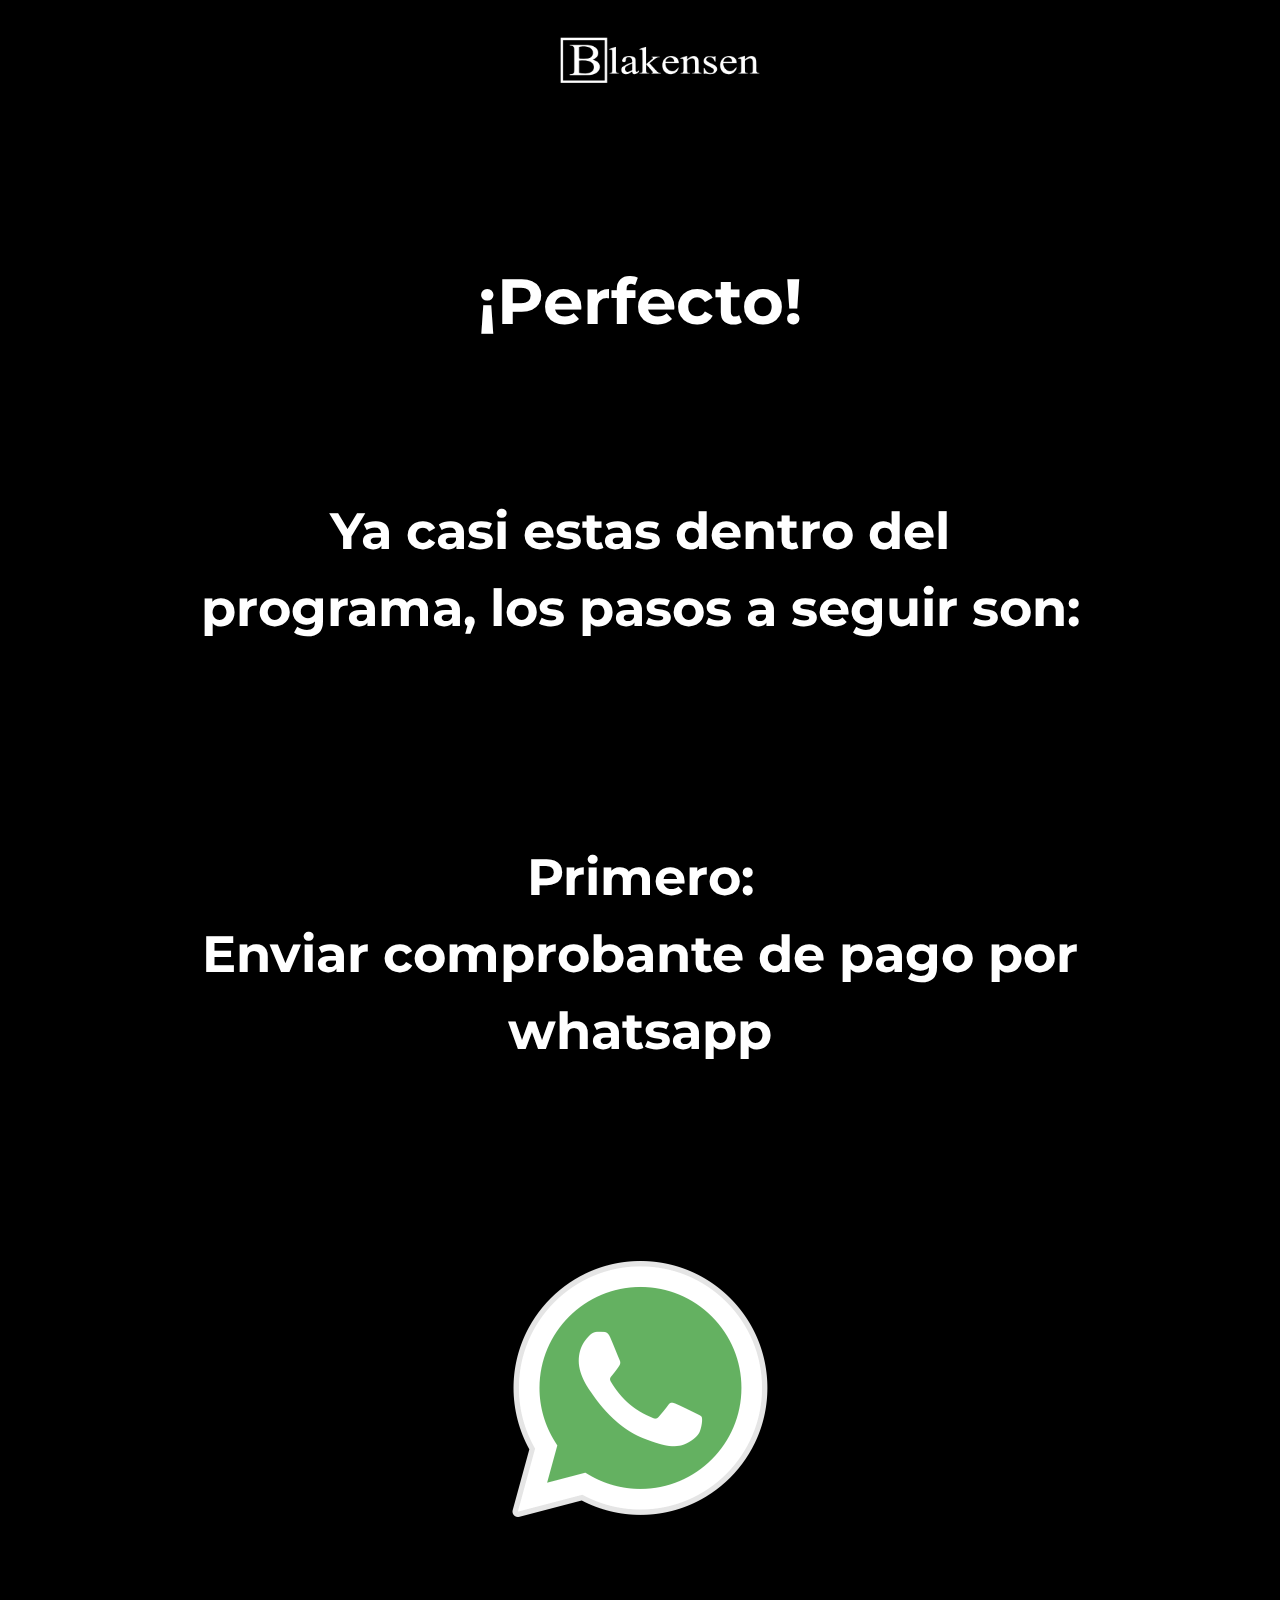
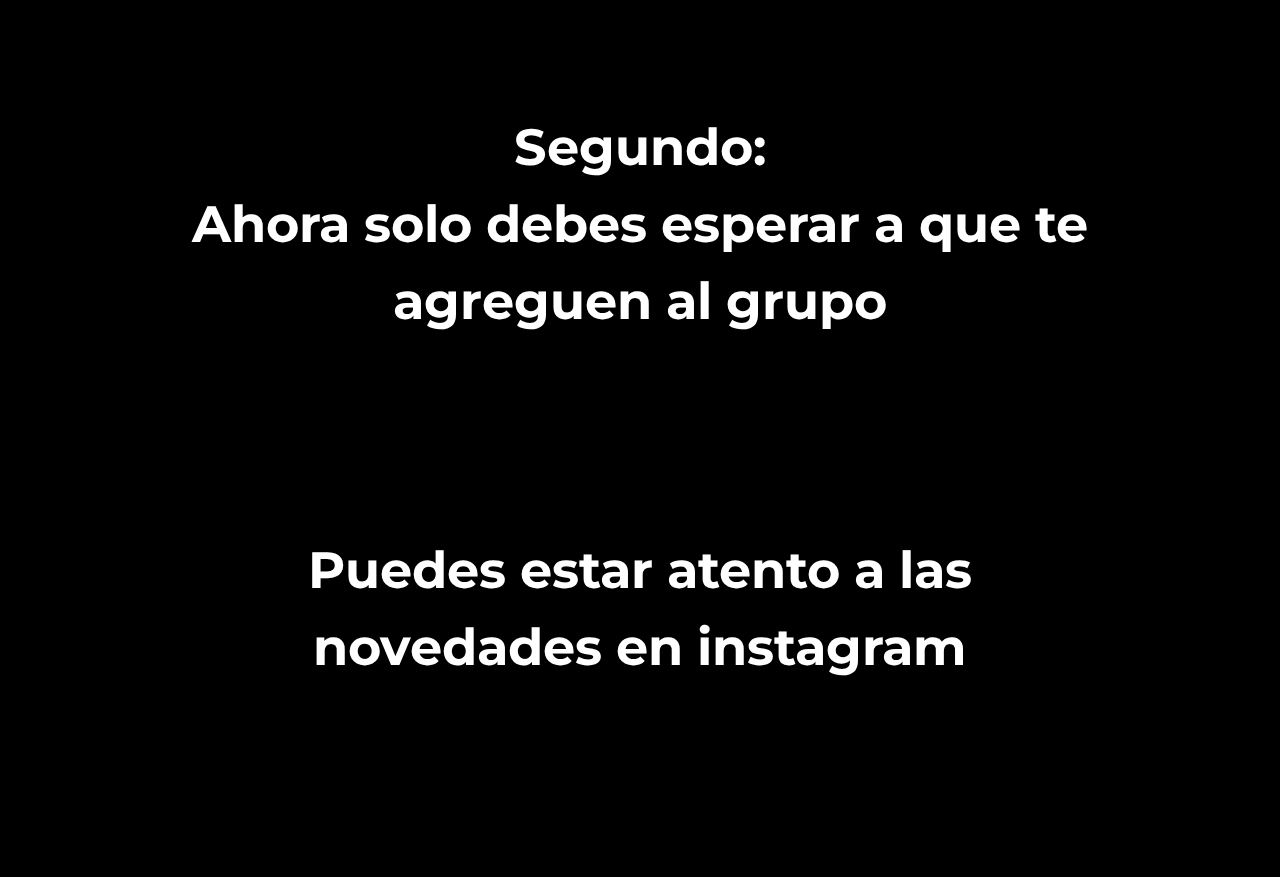
<file: agradecimiento.html>
<!DOCTYPE html>
<html lang="en">
<head>
    <meta charset="UTF-8">
    <meta http-equiv="X-UA-Compatible" content="IE=edge">
    <meta name="viewport" content="width=device-width, initial-scale=1.0">
    <link rel="preconnect" href="https://fonts.gstatic.com" crossorigin>
<link href="https://fonts.googleapis.com/css2?family=Montserrat:wght@500&family=Sniglet&display=swap" rel="stylesheet">
<link rel="stylesheet" href="normalize.css" type="text/css">
    <link rel="stylesheet" href="style-agradecimiento.css" type="text/css">
    <title>Ya estás adentro</title>
</head>
<body class="body">
    <img class="p1blakensen" src="p1blackensenWide.png"alt="">
   <h1 class="primerh1">¡Perfecto!</h1>
   <h2 class="h2"> Ya casi estas dentro del programa, los pasos a seguir son:</h2>
   <h2 class="h2"> Primero:<br> Enviar comprobante de pago por whatsapp </h2>
   <a class="button-whatsapp" href="https://api.whatsapp.com/send?phone=59897377325&text=Envio%20comprobante%20de%20pago%20Master%20en%20seducci%C3%B3n"><img class="img-whatsapp" src="boton-de-whastapp.png" alt=""></a>
   <h2 class="h2"> Segundo:<br> Ahora solo debes esperar a que te agreguen al grupo </h2>
   <h2 class="h2"> Puedes estar atento a las novedades en instagram</h2>
   <div data-mc-src="085f0c6f-43cc-42c2-a896-692442976fe8#instagram"></div>
        
        <script 
          src="https://cdn2.woxo.tech/a.js#641a77aa0a1605513ab1f222" 
          async data-usrc>
        </script>
</body>
</html>
</file>
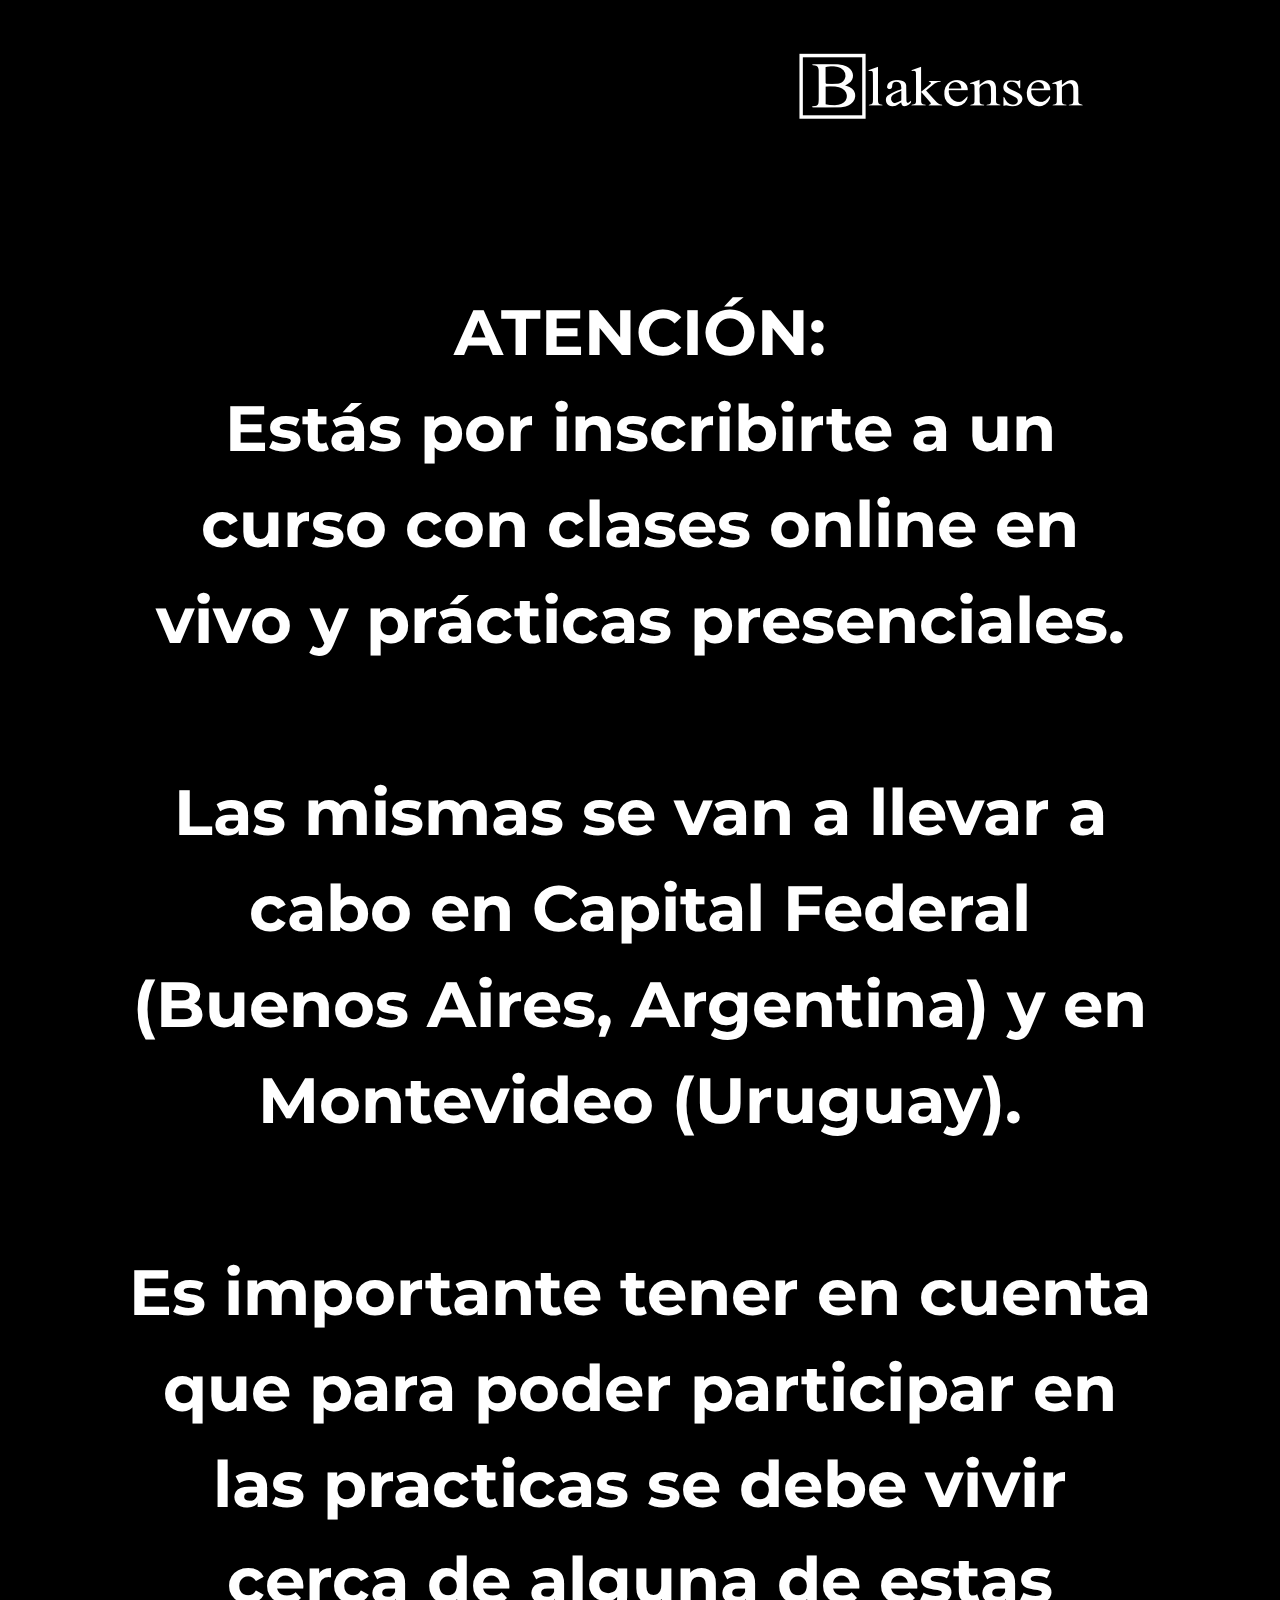
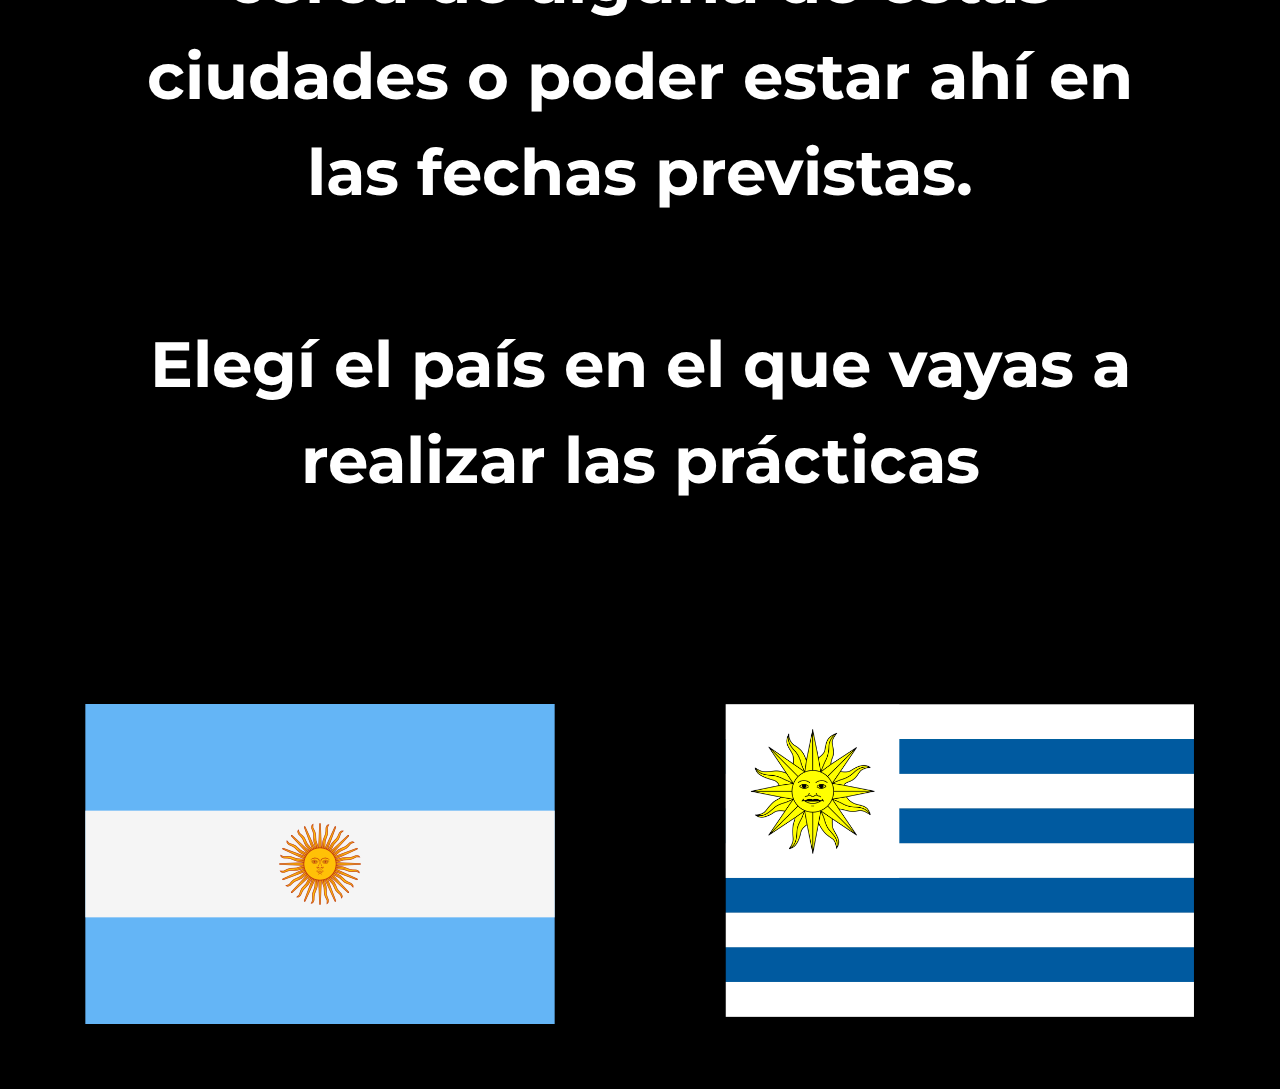
<file: filtro-paises-practica.html>
<!DOCTYPE html>
<html lang="en">
<head>
    <meta charset="UTF-8">
    <meta http-equiv="X-UA-Compatible" content="IE=edge">
    <meta name="viewport" content="width=device-width, initial-scale=1.0">
    <link rel="preconnect" href="https://fonts.gstatic.com" crossorigin>
<link href="https://fonts.googleapis.com/css2?family=Montserrat:wght@500&family=Sniglet&display=swap" rel="stylesheet">
    <link rel="stylesheet" href="normalize.css" type="text/css">
    <link rel="stylesheet" href="filtro-paises-practica.css" type="text/css">
    <title>Pasarela de pagos para curso con práctica</title>
</head>
<body class="body">
    <img src="p1blackensenWide.png" alt="" class="img1-blakensenWide pdf">
    <img src="p1blackensen.png" alt="" class="img1-blakensen pdf">
    <h1 class="h1">ATENCIÓN: <br> Estás por inscribirte a un curso con clases online en vivo y prácticas presenciales. <br><br>
    Las mismas se van a llevar a cabo en Capital Federal (Buenos Aires, Argentina) y en Montevideo (Uruguay). <br><br>
    Es importante tener en cuenta que para poder participar en las practicas se debe vivir cerca de alguna de estas ciudades o poder estar ahí en las fechas previstas. <br> <br>
    Elegí el país en el que vayas a realizar las prácticas</h1>
    <a href="/" class="bandera-argentina-boton"><img class="bandera-argentina" src="bandera-argentina.png" alt=""></a>
    <a href="/" class="bandera-uruguay-boton"><img class="bandera-uruguay" src="bandera-uruguay.png" alt=""></a>
    <div data-mc-src="085f0c6f-43cc-42c2-a896-692442976fe8#instagram"></div>
        
        <script 
          src="https://cdn2.woxo.tech/a.js#641a77aa0a1605513ab1f222" 
          async data-usrc>
        </script>
</body>
</html>
</file>
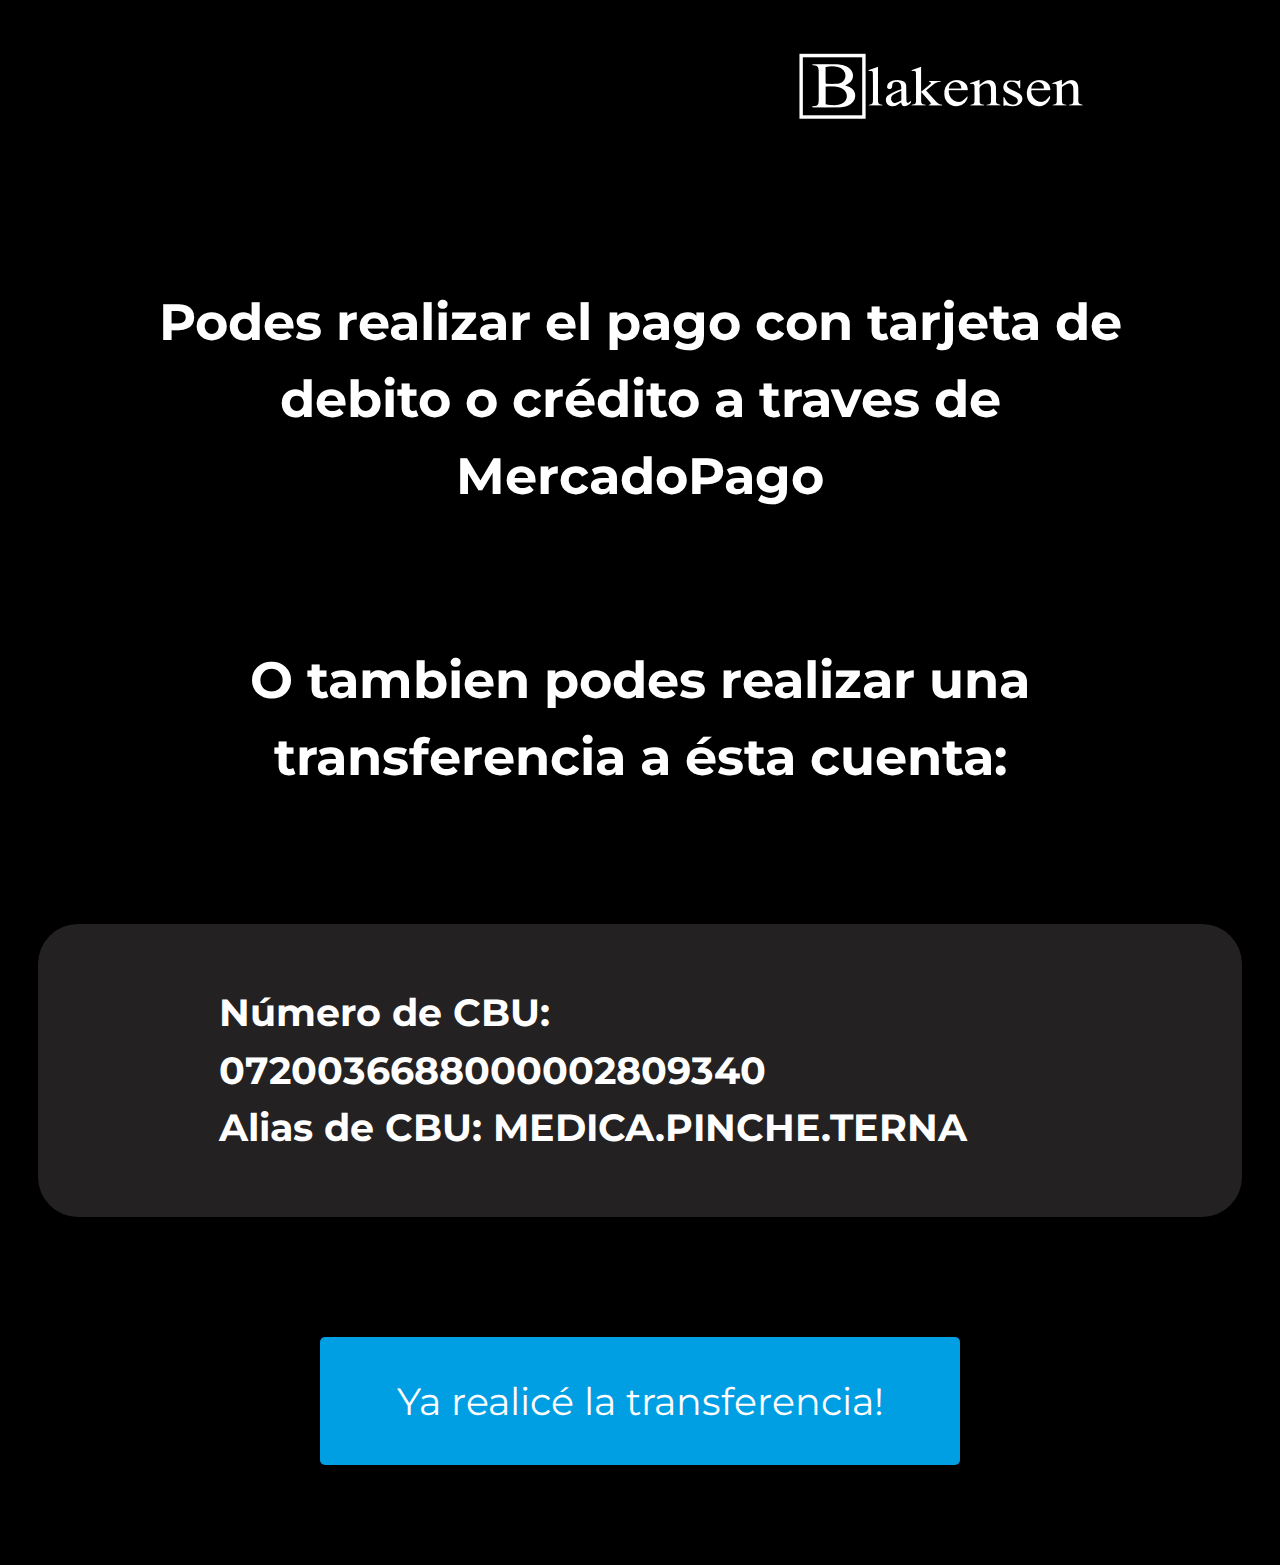
<file: pasarela-pagos-argentina.html>
<!DOCTYPE html>
<html lang="en">
<head>
    <meta charset="UTF-8">
    <meta http-equiv="X-UA-Compatible" content="IE=edge">
    <meta name="viewport" content="width=device-width, initial-scale=1.0">
    <link rel="preconnect" href="https://fonts.gstatic.com" crossorigin>
<link href="https://fonts.googleapis.com/css2?family=Montserrat:wght@500&family=Sniglet&display=swap" rel="stylesheet">
    <link rel="stylesheet" href="normalize.css" type="text/css">
    <link rel="stylesheet" href="pasarela-pagos-argentina.css" type="text/css">
    <title>Pasarela de pagos para Argentina</title>
</head>
<body class="body">
    <img src="p1blackensenWide.png" alt="" class="img1-blakensenWide pdf">
    <img src="p1blackensen.png" alt="" class="img1-blakensen pdf">
    <h1 class="h1">Podes realizar el pago con tarjeta de debito o crédito a traves de MercadoPago</h1>
    <div class="container-boton-mercadopago">
    <script class="boton-mercadopago" src="https://www.mercadopago.com.ar/integrations/v1/web-payment-checkout.js"
    data-preference-id="432811606-6cfafaa3-48f7-4c50-be3a-9ee70934ce6e" data-source="button">
    </script>
    </div>
    <h1 class="h1">O tambien podes realizar una transferencia a ésta cuenta:</h1>
    <div class="cuenta-container"><h2 class="h2-cuenta-container">
        Número de CBU: 0720036688000002809340 <br>
        Alias de CBU: MEDICA.PINCHE.TERNA
        </h2></div>
        <button class="boton-transferencia"><a class="enlace-boton-transferencia" href="agradecimiento.html">Ya realicé la transferencia!</a></button>
        <div data-mc-src="085f0c6f-43cc-42c2-a896-692442976fe8#instagram"></div>
        
        <script 
          src="https://cdn2.woxo.tech/a.js#641a77aa0a1605513ab1f222" 
          async data-usrc>
        </script>
</body>
</html>
</file>
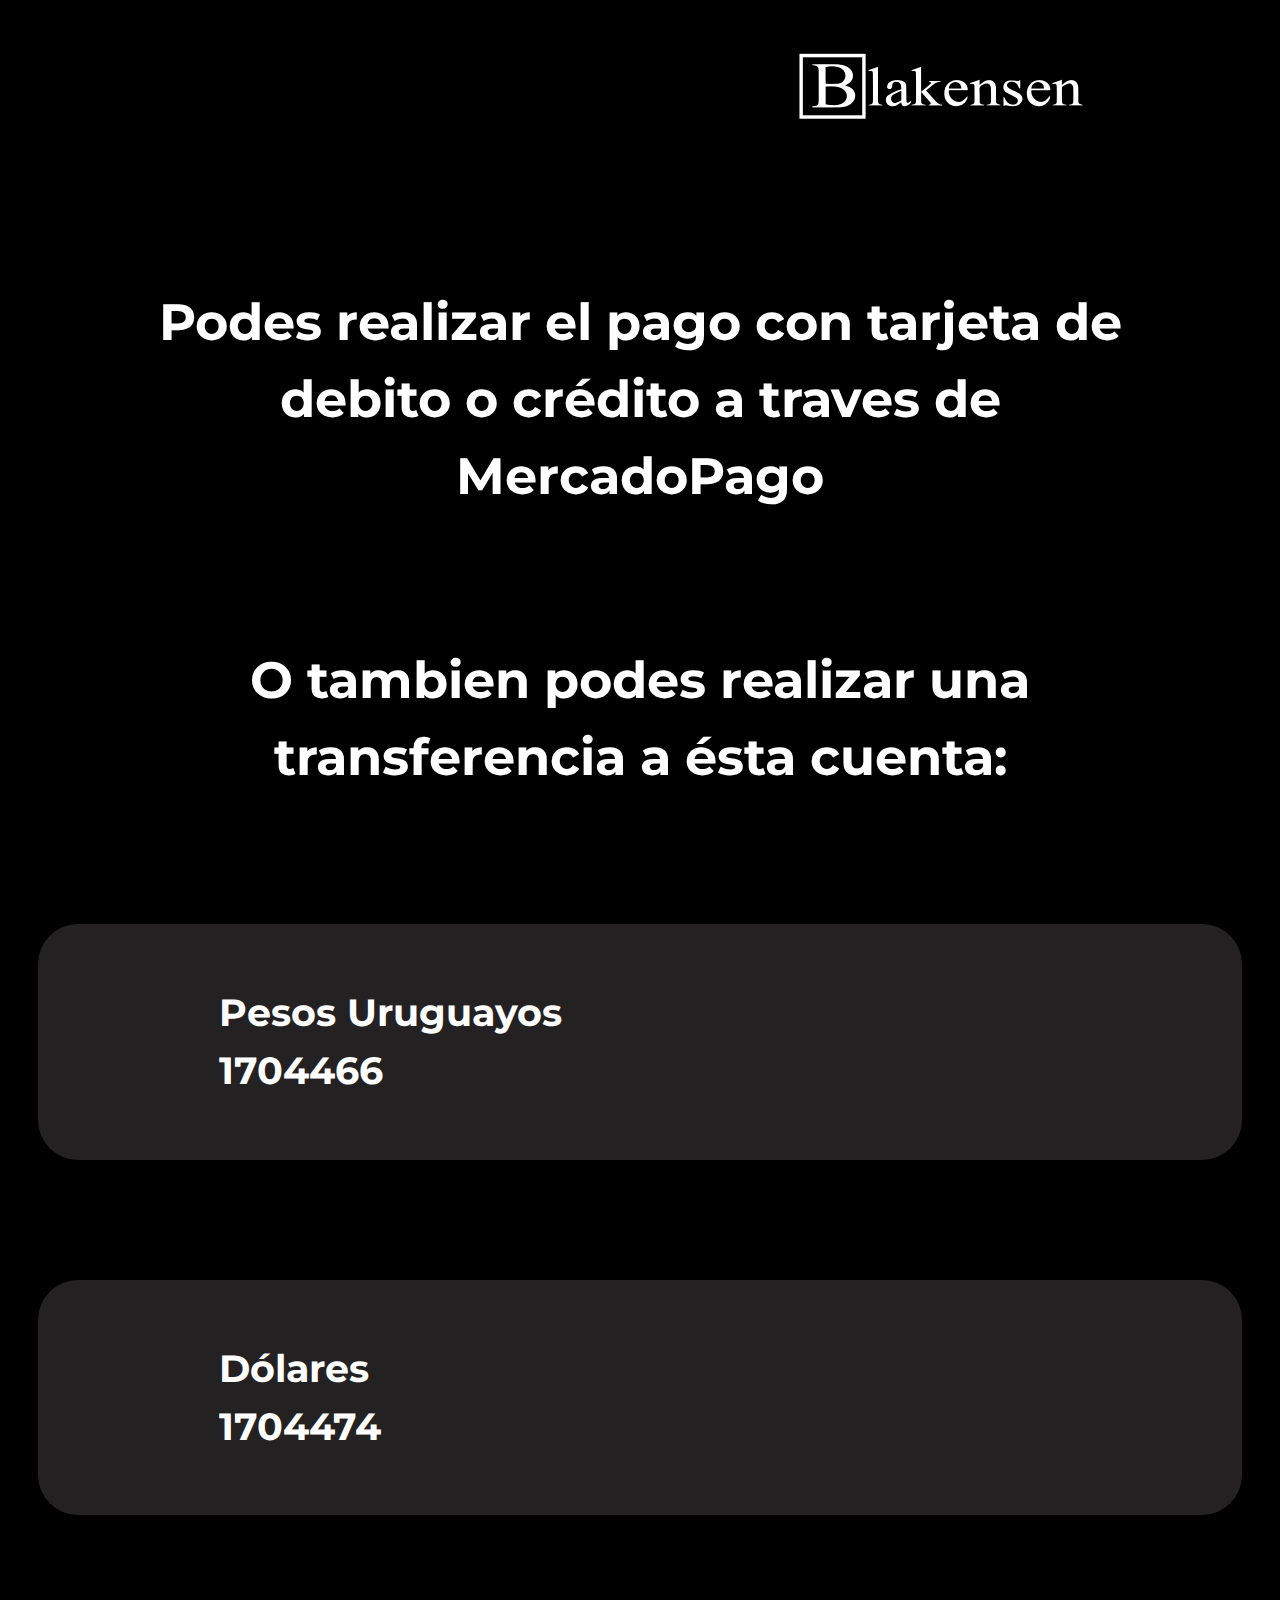
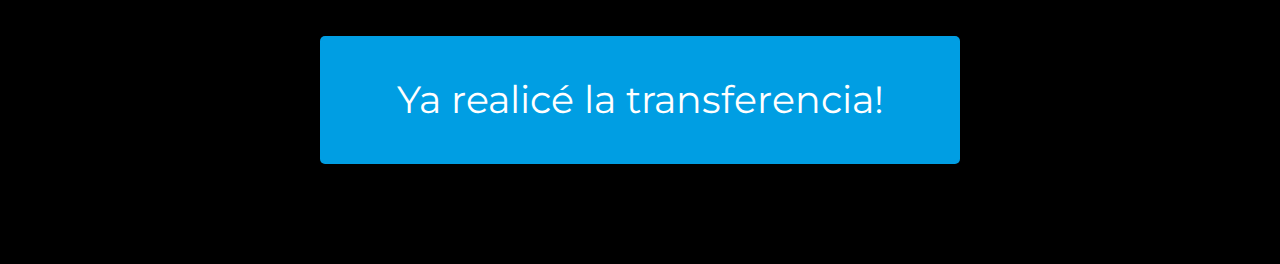
<file: pasarela-pagos-uruguay.html>
<!DOCTYPE html>
<html lang="en">
<head>
    <meta charset="UTF-8">
    <meta http-equiv="X-UA-Compatible" content="IE=edge">
    <meta name="viewport" content="width=device-width, initial-scale=1.0">
    <link rel="preconnect" href="https://fonts.gstatic.com" crossorigin>
<link href="https://fonts.googleapis.com/css2?family=Montserrat:wght@500&family=Sniglet&display=swap" rel="stylesheet">
    <link rel="stylesheet" href="normalize.css" type="text/css">
    <link rel="stylesheet" href="pasarela-pagos-argentina.css" type="text/css">
    <title>Pasarela de pagos para Uruguay</title>
</head>
<body class="body">
    <img src="p1blackensenWide.png" alt="" class="img1-blakensenWide pdf">
    <img src="p1blackensen.png" alt="" class="img1-blakensen pdf">
    <h1 class="h1">Podes realizar el pago con tarjeta de debito o crédito a traves de MercadoPago</h1>
    <div class="container-boton-mercadopago">
        <script class="boton-mercadopago" src="https://www.mercadopago.com.uy/integrations/v1/web-payment-checkout.js"
        data-preference-id="185912670-ad9cb9b1-489d-42df-9a1e-d0189b509a6b" data-source="button">
        </script>
    </div>
    <h1 class="h1">O tambien podes realizar una transferencia a ésta cuenta:</h1>
    <div class="cuenta-container"><h2 class="h2-cuenta-container">
        Pesos Uruguayos <br>
        1704466
        </h2></div>
        <div class="cuenta-container"><h2 class="h2-cuenta-container">
            Dólares  <br>
            1704474
            </h2></div>
    <button class="boton-transferencia"><a class="enlace-boton-transferencia" href="agradecimiento.html">Ya realicé la transferencia!</a></button>
        <div data-mc-src="085f0c6f-43cc-42c2-a896-692442976fe8#instagram"></div>
        
        <script 
          src="https://cdn2.woxo.tech/a.js#641a77aa0a1605513ab1f222" 
          async data-usrc>
        </script>
</body>
</html>
</file>
<file: style-agradecimiento.css>
html { 
    overflow-x: hidden; 
    line-height: 0;
    width: 100%;
  } 
  
  .body{
      background-color: black;
      overflow-x: hidden;
      width: 100%;
      margin-right: 0;
      line-height: 0;
      padding-left: 0;
  }
  

.p1blakensen{
    height: auto;
   width: 100%;
}
.primerh1{
    font-size: 5vw;
    font-family: 'Montserrat', sans-serif;
    margin: 15%;
    text-align: center;
    color: #fff;
}
.h2{
    font-size: 4vw;
    font-family: 'Montserrat', sans-serif;
    margin: 15%;
    text-align: center;
    color: #fff;
    line-height: 1.5;
}
.button-whatsapp{
    display: block;
    margin-left: 40%;
    width: 20vw;
    height: 20vw;
    border-radius: 100%;
    margin-bottom: 5vw;
  }
  .img-whatsapp{
   width: 100%;
   height: 100%;
   object-fit: contain; 
  }
</file>
<file: filtro-paises-practica.css>
html { 
    overflow-x: hidden;
    line-height: 0;
    width: 100%;
  } 
  
  .body{
      background-color: black;
      overflow-x: hidden;
      width: 100%;
      margin-right: 0;
      line-height: 0;
      padding-left: 0;
  }
  
  .img1-blakensen{
    display: inline-block;
      width: 100%;
      height: auto;
  }
  .img1-blakensenWide{
    width: 100;
    height: auto;
    display: none;
    margin: 0;
  }

  .h1{
    color: #fff;
    line-height: 1.5;
    font-family:  'Montserrat', sans-serif ;
    font-size: 5vw;
    margin: 10%;
    text-align: center;
  }
  .bandera-argentina-boton, .bandera-uruguay-boton{
    margin: 5%;
    width: 40vw;
    height: auto;
    display: block;
  }
  .bandera-argentina-boton{
    float: left;
    top: -20px;
  }
  .bandera-uruguay-boton{
    float: right;
  }
  .bandera-argentina, .bandera-uruguay{
    width: 40vw;
    height: auto;
  }
  @media screen and (min-width: 800px){
    .img1-blakensenWide{
        display: inline-block;
    }
    .img1-blakensen{
        display: none;
    }
  }
</file>
<file: pasarela-pagos-argentina.css>
html { 
    overflow-x: hidden;
    line-height: 0;
    width: 100%;
  } 
  
  .body{
      background-color: black;
      overflow-x: hidden;
      width: 100%;
      margin-right: 0;
      line-height: 0;
      padding-left: 0;
  }
  .img1-blakensen{
    display: inline-block;
      width: 100%;
      height: auto;
  }
  .img1-blakensenWide{
    width: 100;
    height: auto;
    display: none;
    margin: 0;
  }
  .h1{
    color: #fff;
    line-height: 1.5;
    font-family:  'Montserrat', sans-serif ;
    font-size: 4vw;
    margin: 10%;
    text-align: center;
  }
  .container-boton-mercadopago{
    margin-left: 40%;
  }
  .cuenta-container{
    border-radius: 40px;
    background-color: #232121;
    margin: 3%;
  }
  .h2-cuenta-container{
    color: #fff;
    line-height: 1.5;
    font-family:  'Montserrat', sans-serif ;
    font-size: 3vw;
    margin: 10%;
    padding: 5%;
  }
.boton-transferencia{
    margin-left: 25%;
    border-radius: 5px;
    width: 50vw;
    margin-bottom: 100px;
    height: 10vw;
    background-color: #009ee3;
    border: none;
  }
  .enlace-boton-transferencia{
    font-size: 3vw;
    font-family:  'Montserrat', sans-serif ;
    text-decoration: none;
    padding: 2% 2% 2% 2%;
    color: #fff;

    
  }
  @media screen and (min-width: 800px){
    .img1-blakensenWide{
        display: inline-block;
    }
    .img1-blakensen{
        display: none;
    }
  }
</file>
